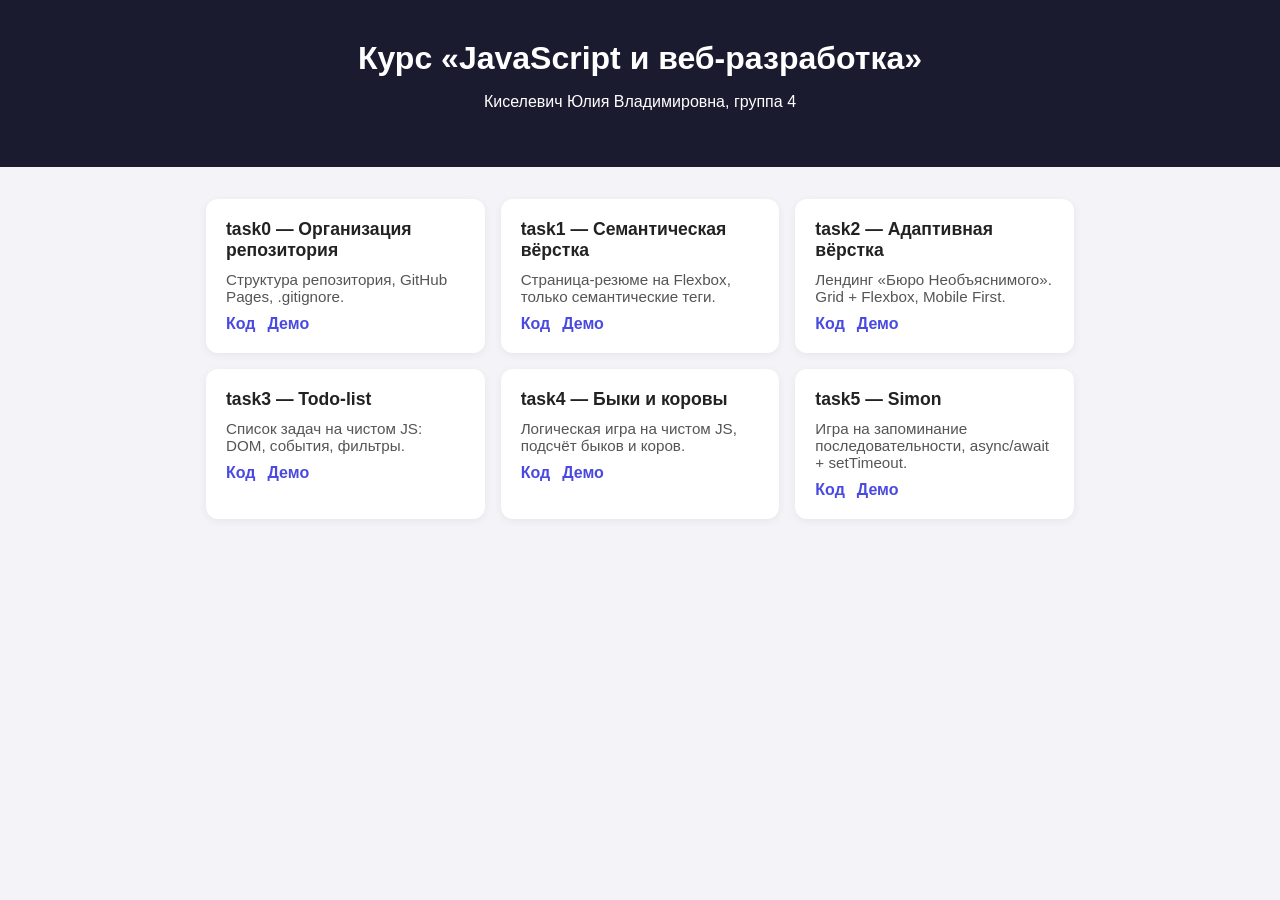
<file: index.html>
<!DOCTYPE html>
<html lang="ru">
<head>
  <meta charset="utf-8">
  <meta name="viewport" content="width=device-width, initial-scale=1">
  <title>Курс JS — Киселевич Юлия Владимировна</title>
  <link rel="stylesheet" href="style.css">
</head>
<body>

  <header class="page-header">
    <h1>Курс «JavaScript и веб-разработка»</h1>
    <p>Киселевич Юлия Владимировна, группа 4</p>
  </header>

  <main class="lab-grid">

    <article class="lab-card">
      <h2>task0 — Организация репозитория</h2>
      <p>Структура репозитория, GitHub Pages, .gitignore.</p>
      <div class="lab-links">
        <a href="https://github.com/kgeifllu/web-course-2026/tree/main/task0">Код</a>
        <a href="https://kgeifllu.github.io/web-course-2026/task0/">Демо</a>
      </div>
    </article>

    <article class="lab-card">
      <h2>task1 — Семантическая вёрстка</h2>
      <p>Страница-резюме на Flexbox, только семантические теги.</p>
      <div class="lab-links">
        <a href="https://github.com/kgeifllu/web-course-2026/tree/main/task1">Код</a>
        <a href="https://kgeifllu.github.io/web-course-2026/task1/">Демо</a>
      </div>
    </article>

    <article class="lab-card">
      <h2>task2 — Адаптивная вёрстка</h2>
      <p>Лендинг «Бюро Необъяснимого». Grid + Flexbox, Mobile First.</p>
      <div class="lab-links">
        <a href="https://github.com/kgeifllu/web-course-2026/tree/main/task2">Код</a>
        <a href="https://kgeifllu.github.io/web-course-2026/task2/">Демо</a>
      </div>
    </article>

    <article class="lab-card">
      <h2>task3 — Todo-list</h2>
      <p>Список задач на чистом JS: DOM, события, фильтры.</p>
      <div class="lab-links">
        <a href="https://github.com/kgeifllu/web-course-2026/tree/main/task3">Код</a>
        <a href="https://kgeifllu.github.io/web-course-2026/task3/">Демо</a>
      </div>
    </article>

    <article class="lab-card">
      <h2>task4 — Быки и коровы</h2>
      <p>Логическая игра на чистом JS, подсчёт быков и коров.</p>
      <div class="lab-links">
        <a href="https://github.com/kgeifllu/web-course-2026/tree/main/task4">Код</a>
        <a href="https://kgeifllu.github.io/web-course-2026/task4/">Демо</a>
      </div>
    </article>

    <article class="lab-card">
      <h2>task5 — Simon</h2>
      <p>Игра на запоминание последовательности, async/await + setTimeout.</p>
      <div class="lab-links">
        <a href="https://github.com/kgeifllu/web-course-2026/tree/main/task5">Код</a>
        <a href="https://kgeifllu.github.io/web-course-2026/task5/">Демо</a>
      </div>
    </article>

  </main>

</body>
</html>
</file>
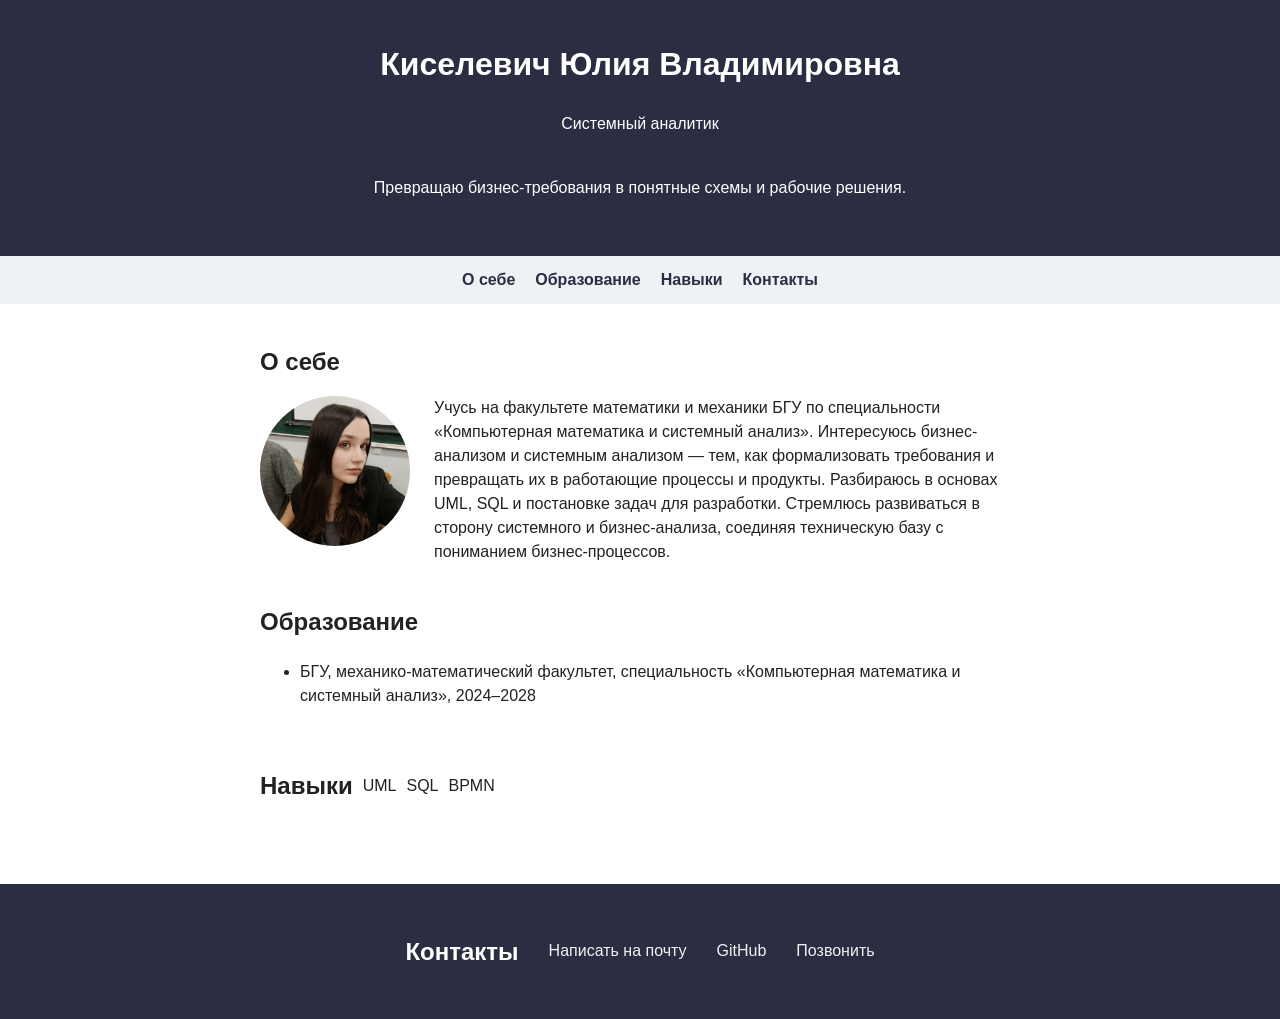
<file: task1/index.html>
<!DOCTYPE html>
<html lang="ru">
<head>
  <meta charset="utf-8">
  <meta name="viewport" content="width=device-width, initial-scale=1">
  <title>Резюме — Системный аналитик</title>
  <link rel="stylesheet" href="style.css">
</head>
<body>

  <header>
    <h1>Киселевич Юлия Владимировна</h1>
    <p>Системный аналитик</p>
    <p>Превращаю бизнес-требования в понятные схемы и рабочие решения.</p>
  </header>

  <nav>
    <a href="#about">О себе</a>
    <a href="#education">Образование</a>
    <a href="#skills">Навыки</a>
    <a href="#contacts">Контакты</a>
  </nav>

  <main>

    <section id="about">
      <h2>О себе</h2>
      <div class="about-content">
        <img src="photo_2026-09-14_15-35-48.jpg" alt="Фото Юлии">
        <p>Учусь на факультете математики и механики БГУ по специальности «Компьютерная математика и системный анализ». Интересуюсь бизнес-анализом и системным анализом — тем, как формализовать требования и превращать их в работающие процессы и продукты. Разбираюсь в основах UML, SQL и постановке задач для разработки. Стремлюсь развиваться в сторону системного и бизнес-анализа, соединяя техническую базу с пониманием бизнес-процессов.</p>
        </div>
    </section>

    <section id="education">
      <h2>Образование</h2>
      <ul>
        <li>БГУ, механико-математический факультет, специальность «Компьютерная математика и системный анализ», 2024–2028</li>
      </ul>
    </section>

    <section id="skills">
      <h2>Навыки</h2>
      <span class="skill">UML</span>
      <span class="skill">SQL</span>
      <span class="skill">BPMN</span>
    </section>

  </main>

  <footer id="contacts">
    <h2>Контакты</h2>
    <a href="mailto:akkforstudy11@gmail.com">Написать на почту</a>
    <a href="https://github.com/kgeifllu" target="_blank">GitHub</a>
    <a href="tel:+375292543561">Позвонить</a>
  </footer>

</body>
</html>
</file>
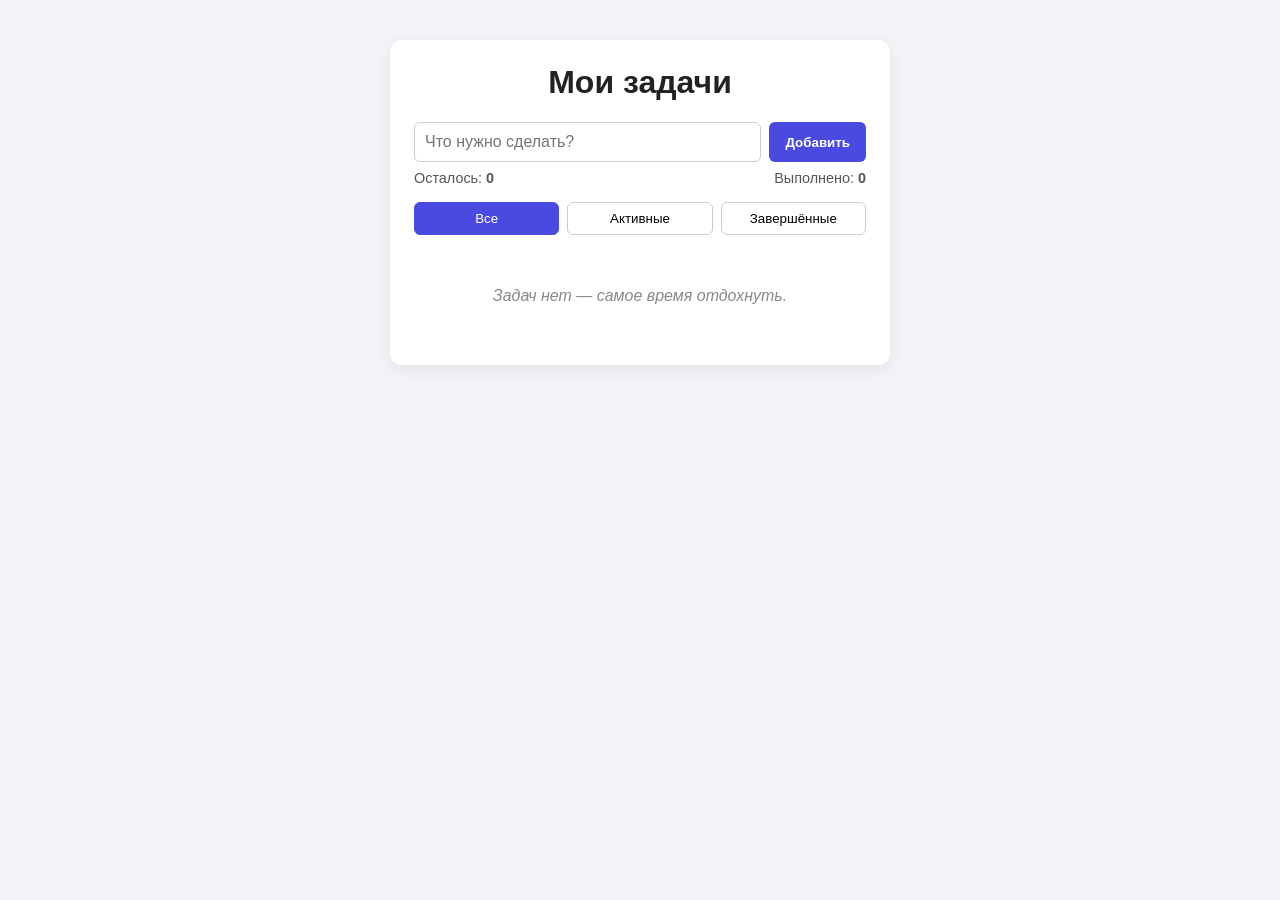
<file: task3/index.html>
<!DOCTYPE html>
<html lang="ru">
<head>
  <meta charset="utf-8">
  <meta name="viewport" content="width=device-width, initial-scale=1">
  <title>Todo-list</title>
  <link rel="stylesheet" href="style.css">
</head>
<body>

  <main class="app">
    <h1>Мои задачи</h1>

    <div class="input-row">
      <input type="text" id="task-input" placeholder="Что нужно сделать?">
      <button id="add-btn">Добавить</button>
    </div>

    <p id="empty-warning" class="warning hidden">Введи текст задачи, прежде чем добавлять.</p>

    <div class="counters">
      <span>Осталось: <strong id="count-active">0</strong></span>
      <span>Выполнено: <strong id="count-completed">0</strong></span>
    </div>

    <div class="filters">
      <button class="filter-btn active" data-filter="all">Все</button>
      <button class="filter-btn" data-filter="active">Активные</button>
      <button class="filter-btn" data-filter="completed">Завершённые</button>
    </div>

    <ul id="task-list"></ul>
  </main>

  <script src="script.js" defer></script>
</body>
</html>
</file>
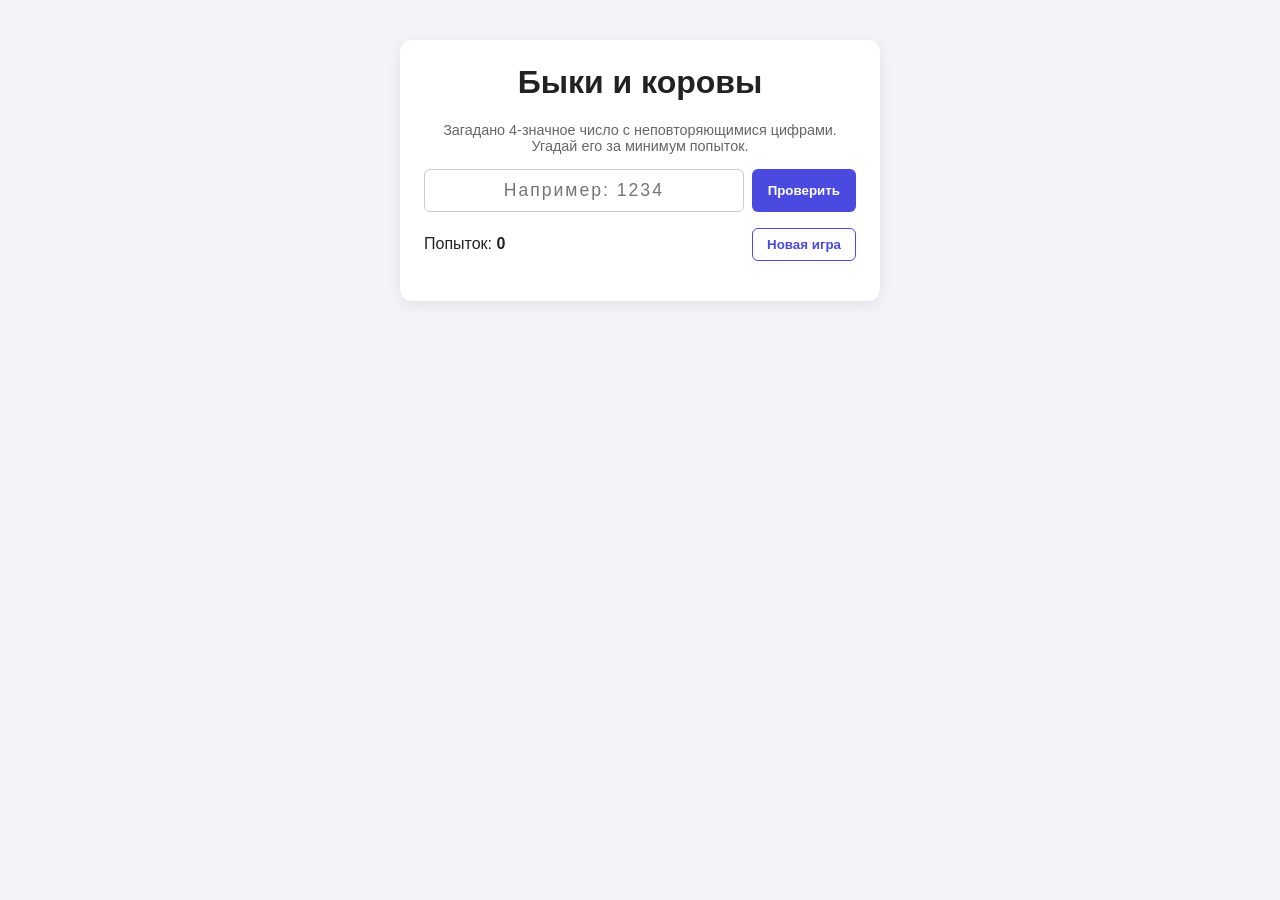
<file: task4/index.html>
<!DOCTYPE html>
<html lang="ru">
<head>
  <meta charset="utf-8">
  <meta name="viewport" content="width=device-width, initial-scale=1">
  <title>Быки и коровы</title>
  <link rel="stylesheet" href="style.css">
</head>
<body>

  <main class="app">
    <h1>Быки и коровы</h1>
    <p class="rules">Загадано 4-значное число с неповторяющимися цифрами. Угадай его за минимум попыток.</p>

    <div class="input-row">
      <input type="text" id="guess-input" placeholder="Например: 1234" maxlength="4">
      <button id="check-btn">Проверить</button>
    </div>

    <p id="error-msg" class="error hidden"></p>

    <p id="win-msg" class="win hidden"></p>

    <div class="stats">
      <span>Попыток: <strong id="attempts-count">0</strong></span>
      <button id="new-game-btn">Новая игра</button>
    </div>

    <ul id="history-list"></ul>
  </main>

  <script src="script.js" defer></script>
</body>
</html>
</file>
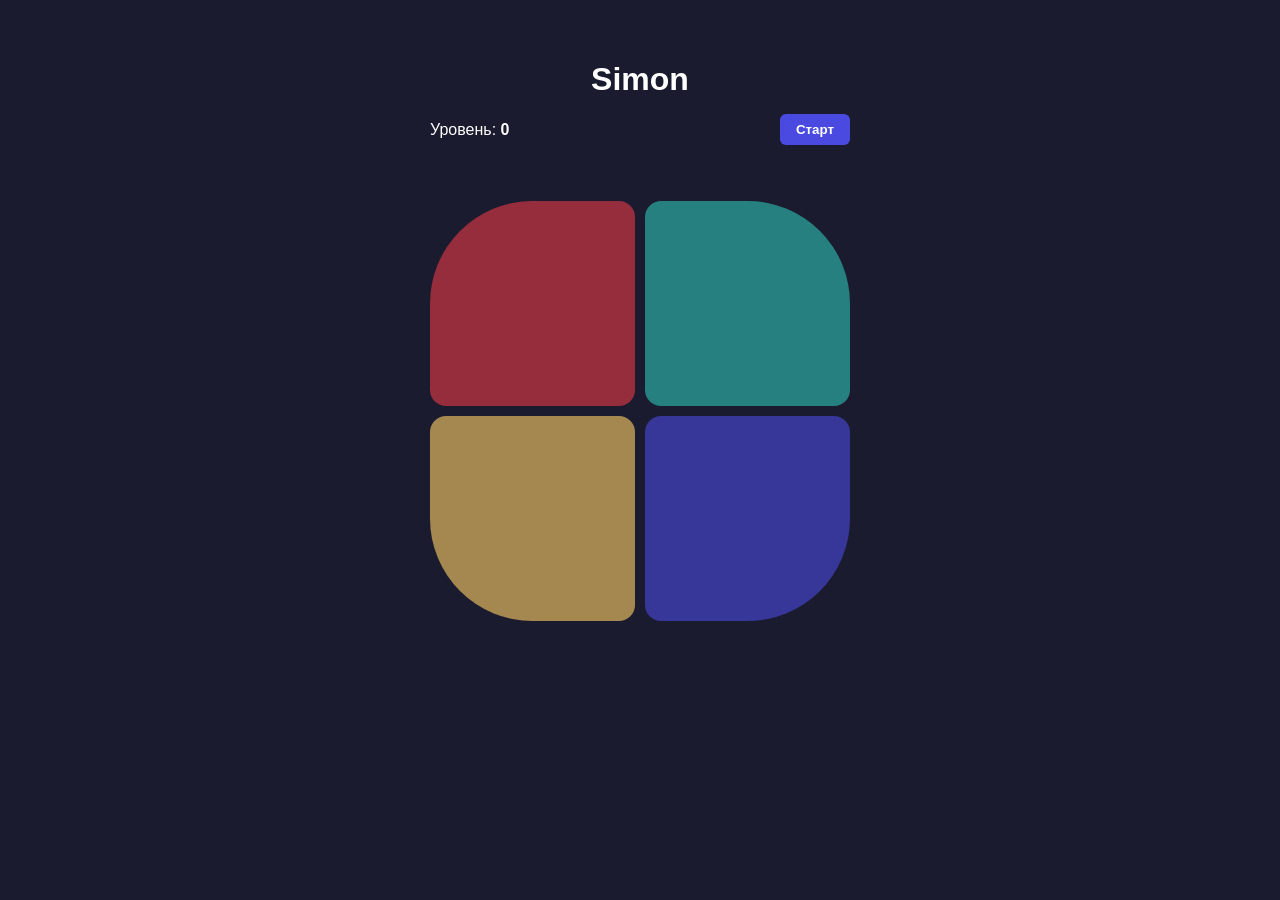
<file: task5/index.html>
<!DOCTYPE html>
<html lang="ru">
<head>
  <meta charset="utf-8">
  <meta name="viewport" content="width=device-width, initial-scale=1">
  <title>Simon</title>
  <link rel="stylesheet" href="style.css">
</head>
<body>

  <main class="app">
    <h1>Simon</h1>

    <div class="status">
      <span>Уровень: <strong id="level-count">0</strong></span>
      <button id="start-btn">Старт</button>
    </div>

    <p id="message" class="message"></p>

    <div class="board">
      <button class="pad" data-index="0" id="pad-0"></button>
      <button class="pad" data-index="1" id="pad-1"></button>
      <button class="pad" data-index="2" id="pad-2"></button>
      <button class="pad" data-index="3" id="pad-3"></button>
    </div>
  </main>

  <script src="script.js" defer></script>
</body>
</html>
</file>
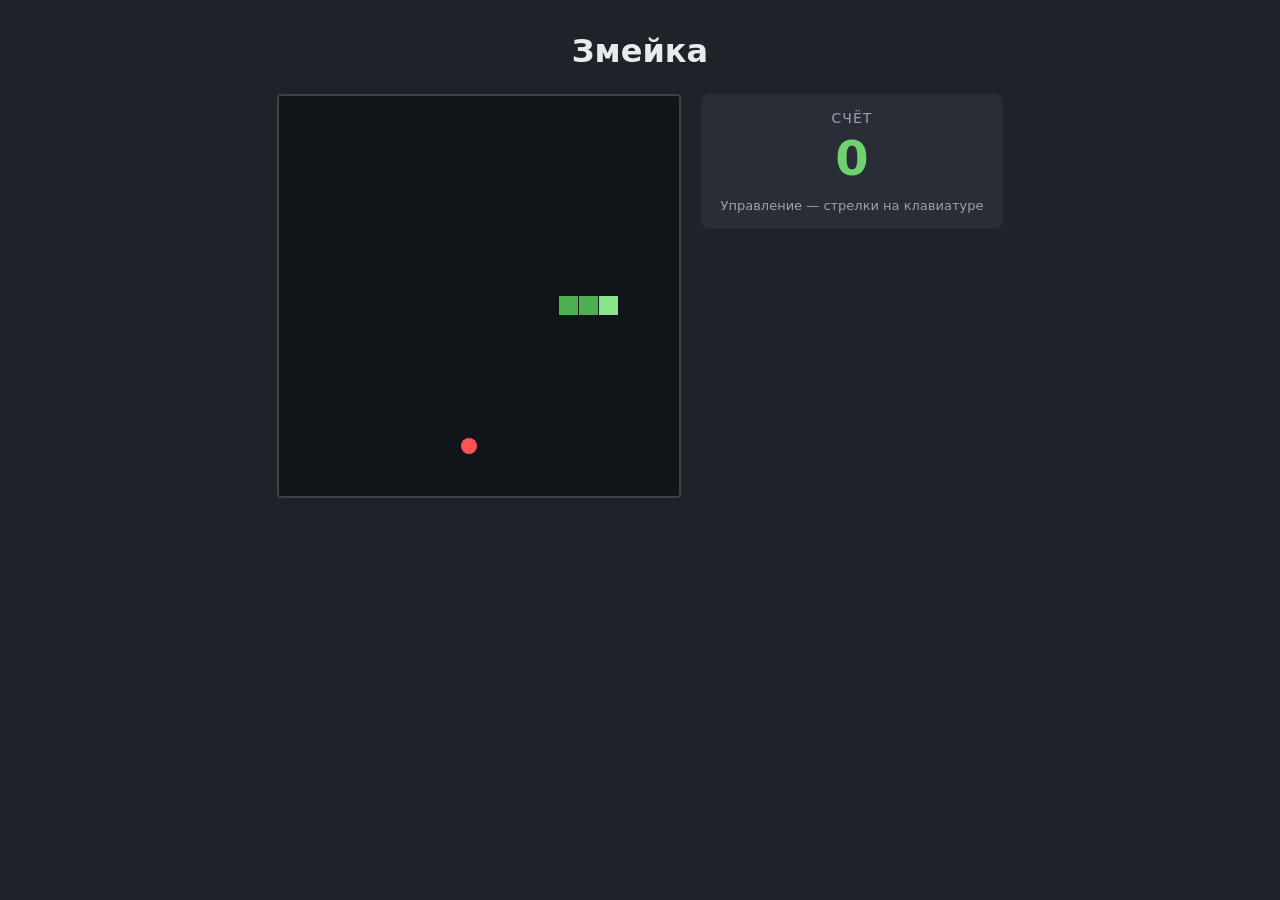
<file: task6/index.html>
<!DOCTYPE html>
<html lang="ru">
<head>
  <meta charset="utf-8">
  <meta name="viewport" content="width=device-width, initial-scale=1">
  <title>Змейка</title>
  <!-- Подключаем стили страницы -->
  <link rel="stylesheet" href="style.css">
  <!-- Скрипт с атрибутом defer: загружается параллельно и выполняется
       после того, как весь HTML разобран, поэтому элементы уже доступны -->
  <script src="script.js" defer></script>
</head>
<body>

  <main class="app">
    <h1>Змейка</h1>

    <!-- Обёртка: игровое поле и боковая панель со счётом стоят рядом -->
    <div class="game">

      <!-- Обёртка поля нужна, чтобы поверх canvas показать окно «Игра окончена» -->
      <div class="board">
        <!-- Игровое поле: 400×400 пикселей = 20×20 клеток по 20px -->
        <canvas id="game-canvas" width="400" height="400"></canvas>

        <!-- Окно конца игры. Атрибут hidden скрывает его, пока игра идёт -->
        <div id="game-over" class="game-over" hidden>
          <p class="game-over__title">Игра окончена</p>
          <p class="game-over__score">Ваш счёт: <strong id="final-score">0</strong></p>
          <button id="restart-btn" class="btn" type="button">Начать заново</button>
        </div>
      </div>

      <!-- Боковая панель: текущий счёт (обычный HTML-элемент, не рисуется на canvas) -->
      <aside class="panel">
        <p class="panel__label">Счёт</p>
        <p id="score" class="panel__score">0</p>
        <p class="panel__hint">Управление — стрелки на клавиатуре</p>
      </aside>

    </div>
  </main>

</body>
</html>
</file>
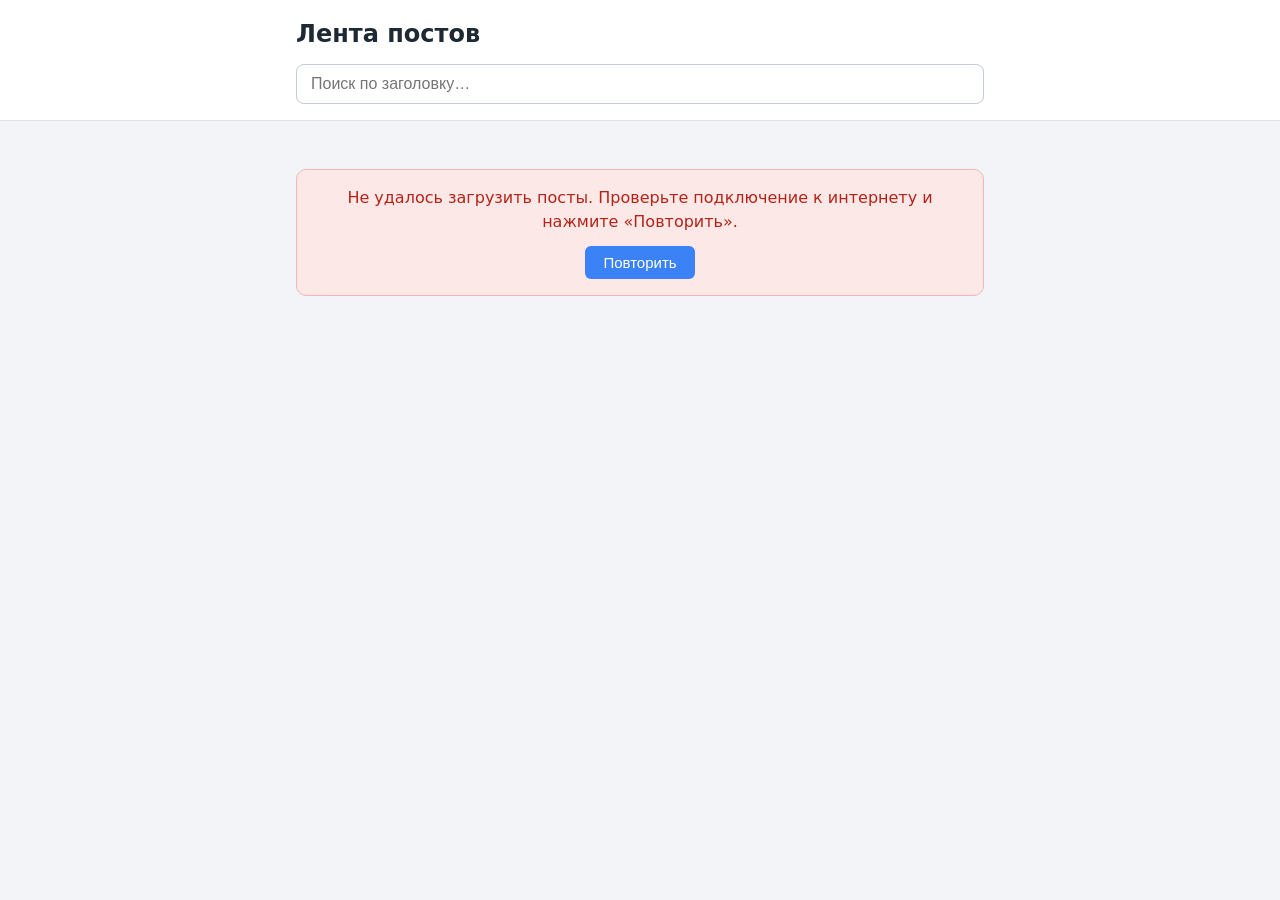
<file: task7/index.html>
<!DOCTYPE html>
<html lang="ru">
<head>
  <meta charset="utf-8">
  <meta name="viewport" content="width=device-width, initial-scale=1">
  <title>Лента постов</title>
  <!-- Подключаем стили -->
  <link rel="stylesheet" href="style.css">
  <!-- defer: скрипт выполнится после разбора всего HTML -->
  <script src="script.js" defer></script>
</head>
<body>

  <!-- Шапка «прилипает» к верху, чтобы поиск был виден при прокрутке -->
  <header class="header">
    <div class="container">
      <h1 class="header__title">Лента постов</h1>

      <!-- Поле поиска по заголовкам уже загруженных постов -->
      <label class="search">
        <span class="visually-hidden">Поиск по заголовку</span>
        <input id="search-input" class="search__input" type="search"
               placeholder="Поиск по заголовку…" autocomplete="off">
      </label>

      <!-- Сколько постов показано / загружено -->
      <p id="counter" class="counter"></p>
    </div>
  </header>

  <main class="container">

    <!-- Сюда JS отрисовывает карточки постов из массива -->
    <section id="posts" class="posts" aria-live="polite"></section>

    <!-- Сообщение «ничего не найдено» для поиска -->
    <p id="empty" class="message" hidden>По вашему запросу ничего не найдено</p>

    <!-- Блок ошибки: текст + кнопка повторной попытки -->
    <div id="error" class="error" role="alert" hidden>
      <p id="error-text" class="error__text"></p>
      <button id="retry-btn" class="btn" type="button">Повторить</button>
    </div>

    <!-- Индикатор загрузки -->
    <p id="loader" class="message loader" hidden>Загрузка…</p>

    <!-- Конец ленты -->
    <p id="end" class="message" hidden>Больше постов нет</p>

    <!-- «Сторож» (sentinel): пустой элемент в самом низу ленты.
         IntersectionObserver следит за ним: как только он появился
         на экране — пора грузить следующую порцию постов -->
    <div id="sentinel" class="sentinel"></div>

  </main>

</body>
</html>
</file>
<file: style.css>
* {
  box-sizing: border-box;
}

body {
  margin: 0;
  font-family: Arial, sans-serif;
  background: #f4f4f8;
  color: #222;
}

.page-header {
  text-align: center;
  padding: 40px 20px;
  background: #1b1b2f;
  color: #fff;
}

.page-header h1 {
  margin: 0 0 8px;
}

.lab-grid {
  display: grid;
  grid-template-columns: 1fr;
  gap: 16px;
  max-width: 900px;
  margin: 32px auto;
  padding: 0 16px;
}

.lab-card {
  background: #fff;
  border-radius: 12px;
  padding: 20px;
  box-shadow: 0 2px 8px rgba(0, 0, 0, 0.06);
  display: flex;
  flex-direction: column;
  gap: 10px;
}

.lab-card h2 {
  margin: 0;
  font-size: 1.1rem;
}

.lab-card p {
  margin: 0;
  color: #555;
  font-size: 0.95rem;
}

.lab-links {
  display: flex;
  gap: 12px;
}

.lab-links a {
  text-decoration: none;
  color: #4a4ae0;
  font-weight: bold;
}

.lab-links a:hover {
  text-decoration: underline;
}

@media (min-width: 768px) {
  .lab-grid {
    grid-template-columns: repeat(2, 1fr);
  }
}

@media (min-width: 1200px) {
  .lab-grid {
    grid-template-columns: repeat(3, 1fr);
  }
}
</file>
<file: task1/style.css>
/* Глобальный box-sizing — обязательное требование задания */
* {
  box-sizing: border-box;
}

body {
  margin: 0;
  font-family: Arial, sans-serif;
  color: #222;
  line-height: 1.5;
}

/* ШАПКА: flex-контейнер, элементы в колонку, по центру */
header {
  display: flex;
  flex-direction: column;
  align-items: center;
  gap: 8px;
  background-color: #2b2d42;
  color: #fff;
  padding: 40px 20px;
  text-align: center;
}

header h1 {
  margin: 0;
  font-size: 2rem;
}

/* НАВИГАЦИЯ: элементы в строку, с равномерным распределением и переносом на маленьких экранах */
nav {
  display: flex;
  flex-direction: row;
  justify-content: center;
  flex-wrap: wrap;
  gap: 20px;
  background-color: #edf2f4;
  padding: 12px;
}

nav a {
  text-decoration: none;
  color: #2b2d42;
  font-weight: bold;
  transition: color 0.2s;
}

nav a:hover {
  color: #ef233c;
}

/* Общий отступ для секций внутри main */
main {
  max-width: 800px;
  margin: 0 auto;
  padding: 20px;
}

section {
  margin-bottom: 40px;
}

/* Блок "О себе": заголовок сверху, фото и текст рядом внутри вложенного flex-блока */
#about h2 {
  margin-bottom: 16px;
}

.about-content {
  display: flex;
  flex-direction: row;
  align-items: flex-start;
  gap: 24px;
  flex-wrap: wrap;
}

.about-content img {
  border-radius: 50%;
  width: 150px;
  height: 150px;
  object-fit: cover;
  flex-shrink: 0;
}

.about-content p {
  flex: 1;
  min-width: 250px;
  margin: 0;
}

/* НАВЫКИ: добавлен align-items: center, чтобы текст был по центру плашки, а не сверху */
#skills {
  display: flex;
  flex-direction: row;
  flex-wrap: wrap;
  align-items: center;
  gap: 10px;
}
/* КОНТАКТЫ: ссылки в строку с ховер-эффектом */
footer {
  display: flex;
  flex-direction: row;
  justify-content: center;
  align-items: center;
  gap: 30px;
  flex-wrap: wrap;
  background-color: #2b2d42;
  color: #fff;
  padding: 30px 20px;
}

footer a {
  color: #edf2f4;
  text-decoration: none;
  border-bottom: 1px solid transparent;
  transition: border-color 0.2s, color 0.2s;
}

footer a:hover {
  color: #ef233c;
  border-bottom-color: #ef233c;
}
</file>
<file: task3/style.css>
* {
  box-sizing: border-box;
}

body {
  margin: 0;
  font-family: Arial, sans-serif;
  background: #f4f4f8;
  color: #222;
}

.app {
  max-width: 500px;
  margin: 40px auto;
  padding: 24px;
  background: #fff;
  border-radius: 12px;
  box-shadow: 0 4px 16px rgba(0, 0, 0, 0.08);
}

h1 {
  margin-top: 0;
  text-align: center;
}

.input-row {
  display: flex;
  gap: 8px;
  margin-bottom: 8px;
}

.input-row input {
  flex: 1;
  padding: 10px;
  border: 1px solid #ccc;
  border-radius: 6px;
  font-size: 1rem;
}

.input-row button {
  padding: 10px 16px;
  border: none;
  border-radius: 6px;
  background: #4a4ae0;
  color: #fff;
  cursor: pointer;
  font-weight: bold;
}

.input-row button:hover {
  background: #3838c0;
}

.warning {
  color: #d33;
  font-size: 0.85rem;
  margin: 4px 0 12px;
}

.warning.hidden {
  display: none;
}

.counters {
  display: flex;
  justify-content: space-between;
  font-size: 0.9rem;
  color: #555;
  margin-bottom: 16px;
}

.filters {
  display: flex;
  gap: 8px;
  margin-bottom: 16px;
}

.filter-btn {
  flex: 1;
  padding: 8px;
  border: 1px solid #ccc;
  border-radius: 6px;
  background: #fff;
  cursor: pointer;
}

.filter-btn.active {
  background: #4a4ae0;
  color: #fff;
  border-color: #4a4ae0;
}

#task-list {
  list-style: none;
  padding: 0;
  margin: 0;
  display: flex;
  flex-direction: column;
  gap: 8px;
}

.task-item {
  display: flex;
  align-items: center;
  gap: 10px;
  padding: 10px;
  border: 1px solid #eee;
  border-radius: 8px;
}

.task-item .task-text {
  flex: 1;
}

.task-item.completed .task-text {
  text-decoration: line-through;
  opacity: 0.6;
}

.task-item .delete-btn {
  border: none;
  background: #f0f0f0;
  color: #a00;
  border-radius: 6px;
  padding: 6px 10px;
  cursor: pointer;
}

.task-item .delete-btn:hover {
  background: #f0d0d0;
}

.empty-list {
  text-align: center;
  color: #888;
  font-style: italic;
  padding: 20px 0;
}

.task-item {
  animation: fadeIn 0.3s ease;
}

@keyframes fadeIn {
  from {
    opacity: 0;
    transform: translateY(-6px);
  }
  to {
    opacity: 1;
    transform: translateY(0);
  }
}

.filter-btn:hover:not(.active) {
  background: #ececff;
  border-color: #4a4ae0;
}
</file>
<file: task4/style.css>
* {
  box-sizing: border-box;
}

body {
  margin: 0;
  font-family: Arial, sans-serif;
  background: #f4f4f8;
  color: #222;
}

.app {
  max-width: 480px;
  margin: 40px auto;
  padding: 24px;
  background: #fff;
  border-radius: 12px;
  box-shadow: 0 4px 16px rgba(0, 0, 0, 0.08);
}

h1 {
  margin-top: 0;
  text-align: center;
}

.rules {
  text-align: center;
  color: #666;
  font-size: 0.9rem;
}

.input-row {
  display: flex;
  gap: 8px;
  margin-bottom: 8px;
}

.input-row input {
  flex: 1;
  padding: 10px;
  border: 1px solid #ccc;
  border-radius: 6px;
  font-size: 1.1rem;
  letter-spacing: 2px;
  text-align: center;
}

.input-row input:disabled {
  background: #eee;
  color: #999;
}

.input-row button {
  padding: 10px 16px;
  border: none;
  border-radius: 6px;
  background: #4a4ae0;
  color: #fff;
  cursor: pointer;
  font-weight: bold;
}

.input-row button:hover {
  background: #3838c0;
}

.input-row button:disabled {
  background: #aaa;
  cursor: not-allowed;
}

.error {
  color: #d33;
  font-size: 0.85rem;
  margin: 4px 0 12px;
}

.win {
  color: #2a8a2a;
  font-weight: bold;
  text-align: center;
  background: #e6f7e6;
  padding: 12px;
  border-radius: 8px;
  margin: 12px 0;
}

.hidden {
  display: none;
}

.stats {
  display: flex;
  justify-content: space-between;
  align-items: center;
  margin: 16px 0;
}

.stats button {
  padding: 8px 14px;
  border: 1px solid #4a4ae0;
  border-radius: 6px;
  background: #fff;
  color: #4a4ae0;
  cursor: pointer;
  font-weight: bold;
}

.stats button:hover {
  background: #ececff;
}

#history-list {
  list-style: none;
  padding: 0;
  margin: 0;
  display: flex;
  flex-direction: column;
  gap: 6px;
  max-height: 300px;
  overflow-y: auto;
}

.history-item {
  display: flex;
  justify-content: space-between;
  padding: 8px 12px;
  background: #f8f8fc;
  border-radius: 6px;
  font-size: 0.95rem;
}

html, body {
  overflow-x: hidden;
}

.app {
  width: 100%;
}

.input-row {
  flex-wrap: wrap;
}
.history-item .guess {
  font-weight: bold;
  letter-spacing: 2px;
}
</file>
<file: task5/style.css>
* {
  box-sizing: border-box;
}

body {
  margin: 0;
  font-family: Arial, sans-serif;
  background: #1b1b2f;
  color: #fff;
  display: flex;
  justify-content: center;
}

.app {
  max-width: 420px;
  width: 100%;
  margin: 40px 16px;
  text-align: center;
}

h1 {
  margin-bottom: 16px;
}

.status {
  display: flex;
  justify-content: space-between;
  align-items: center;
  margin-bottom: 12px;
}

.status button {
  padding: 8px 16px;
  border: none;
  border-radius: 6px;
  background: #4a4ae0;
  color: #fff;
  font-weight: bold;
  cursor: pointer;
}

.status button:hover {
  background: #3838c0;
}

.status button:disabled {
  background: #666;
  cursor: not-allowed;
}

.message {
  min-height: 24px;
  font-weight: bold;
  color: #ffd166;
  margin-bottom: 16px;
}

.board {
  display: grid;
  grid-template-columns: 1fr 1fr;
  grid-template-rows: 1fr 1fr;
  gap: 10px;
  aspect-ratio: 1 / 1;
}

.pad {
  border: none;
  border-radius: 16px;
  cursor: pointer;
  opacity: 0.6;
  transition: opacity 0.15s, transform 0.15s;
}

.pad:hover {
  opacity: 0.8;
}

.pad.active {
  opacity: 1;
  transform: scale(0.96);
}

.pad:disabled {
  cursor: not-allowed;
}

#pad-0 {
  background: #e63946;
  border-top-left-radius: 50%;
}

#pad-1 {
  background: #2ec4b6;
  border-top-right-radius: 50%;
}

#pad-2 {
  background: #ffd166;
  border-bottom-left-radius: 50%;
}

#pad-3 {
  background: #4a4ae0;
  border-bottom-right-radius: 50%;
}
</file>
<file: task6/style.css>
/* ===== Общие настройки страницы ===== */

/* box-sizing: border-box — ширина элемента включает padding и border */
* {
  box-sizing: border-box;
}

/* Тёмный фон, шрифт и центрирование содержимого по горизонтали */
body {
  margin: 0;
  min-height: 100vh;
  font-family: system-ui, -apple-system, "Segoe UI", Roboto, Arial, sans-serif;
  background: #1e2229;
  color: #e8eaed;
  display: flex;
  justify-content: center;
  padding: 32px 16px;
}

/* Заголовок по центру */
h1 {
  margin: 0 0 24px;
  text-align: center;
}

/* ===== Раскладка: поле + панель счёта ===== */

/* Flex-контейнер ставит поле и панель рядом; flex-wrap переносит
   панель под поле на узких экранах */
.game {
  display: flex;
  flex-wrap: wrap;
  gap: 24px;
  justify-content: center;
  align-items: flex-start;
}

/* position: relative — чтобы окно конца игры позиционировалось относительно поля */
.board {
  position: relative;
  width: 400px;
  height: 400px;
}

/* Само поле: display: block убирает лишний отступ снизу у inline-элемента */
#game-canvas {
  display: block;
  background: #11151a;
  border: 2px solid #3a414c;
  border-radius: 4px;
}

/* ===== Панель со счётом ===== */
.panel {
  min-width: 160px;
  padding: 16px 20px;
  background: #282d36;
  border-radius: 8px;
  text-align: center;
}

.panel__label {
  margin: 0;
  font-size: 14px;
  text-transform: uppercase;
  letter-spacing: 1px;
  color: #9aa3ad;
}

/* Крупная цифра счёта */
.panel__score {
  margin: 4px 0 12px;
  font-size: 48px;
  font-weight: 700;
  color: #6fd16f;
}

.panel__hint {
  margin: 0;
  font-size: 13px;
  color: #9aa3ad;
}

/* ===== Окно «Игра окончена» ===== */

/* Затемняющий слой поверх поля (inset: 0 — растянуть на всю обёртку) */
.game-over {
  position: absolute;
  inset: 0;
  display: flex;
  flex-direction: column;
  align-items: center;
  justify-content: center;
  gap: 8px;
  background: rgba(0, 0, 0, 0.75);
  border-radius: 4px;
}

/* Атрибут hidden должен побеждать display: flex из правила выше */
.game-over[hidden] {
  display: none;
}

.game-over__title {
  margin: 0;
  font-size: 32px;
  font-weight: 700;
  color: #ff6b6b;
}

.game-over__score {
  margin: 0 0 8px;
  font-size: 18px;
}

/* ===== Кнопка ===== */
.btn {
  padding: 10px 20px;
  font-size: 16px;
  font-weight: 600;
  color: #11151a;
  background: #6fd16f;
  border: none;
  border-radius: 6px;
  cursor: pointer;
}

.btn:hover {
  background: #8be38b;
}
</file>
<file: task7/style.css>
/* ===== Общие настройки ===== */

* {
  box-sizing: border-box;
}

body {
  margin: 0;
  font-family: system-ui, -apple-system, "Segoe UI", Roboto, Arial, sans-serif;
  background: #f2f4f7;
  color: #1f2933;
  line-height: 1.5;
}

/* Контейнер ограничивает ширину ленты и центрирует её */
.container {
  max-width: 720px;
  margin: 0 auto;
  padding: 0 16px;
}

/* Скрытый визуально, но доступный для скринридеров текст (подпись к полю поиска) */
.visually-hidden {
  position: absolute;
  width: 1px;
  height: 1px;
  overflow: hidden;
  clip: rect(0 0 0 0);
  white-space: nowrap;
}

/* Атрибут hidden всегда скрывает элемент, даже если у класса задан display */
[hidden] {
  display: none !important;
}

/* ===== Шапка с поиском ===== */

/* position: sticky — шапка остаётся вверху при прокрутке ленты */
.header {
  position: sticky;
  top: 0;
  z-index: 10;
  background: #ffffff;
  border-bottom: 1px solid #dde2e8;
  padding: 16px 0 8px;
}

.header__title {
  margin: 0 0 12px;
  font-size: 24px;
}

.search__input {
  width: 100%;
  padding: 10px 14px;
  font-size: 16px;
  border: 1px solid #c5ccd5;
  border-radius: 8px;
  outline: none;
}

/* Подсветка поля при фокусе */
.search__input:focus {
  border-color: #3b82f6;
  box-shadow: 0 0 0 3px rgba(59, 130, 246, 0.2);
}

.counter {
  margin: 8px 0 0;
  font-size: 13px;
  color: #6b7785;
}

/* ===== Лента и карточки ===== */

/* Карточки идут столбиком с промежутком 16px */
.posts {
  display: flex;
  flex-direction: column;
  gap: 16px;
  padding: 24px 0 8px;
}

.post {
  background: #ffffff;
  border-radius: 10px;
  padding: 16px 20px;
  box-shadow: 0 1px 3px rgba(0, 0, 0, 0.08);
}

/* Строка с номером поста и автором */
.post__meta {
  display: flex;
  justify-content: space-between;
  margin: 0 0 6px;
  font-size: 13px;
  color: #6b7785;
}

.post__title {
  margin: 0 0 8px;
  font-size: 18px;
}

/* Первая буква заголовка заглавная (в API все заголовки с маленькой) */
.post__title::first-letter {
  text-transform: uppercase;
}

.post__body {
  margin: 0;
  color: #3e4c59;
  /* В текстах API есть переносы строк \n — сохраняем их */
  white-space: pre-line;
}

/* ===== Служебные сообщения ===== */

.message {
  margin: 16px 0;
  text-align: center;
  color: #6b7785;
}

/* Индикатор загрузки — с анимированной пульсацией */
.loader {
  font-weight: 600;
  color: #3b82f6;
  animation: pulse 1s ease-in-out infinite;
}

@keyframes pulse {
  50% {
    opacity: 0.4;
  }
}

/* Блок ошибки — красноватый фон */
.error {
  margin: 16px 0;
  padding: 16px;
  text-align: center;
  background: #fde8e8;
  border: 1px solid #f5b5b5;
  border-radius: 10px;
}

.error__text {
  margin: 0 0 12px;
  color: #b42318;
}

.btn {
  padding: 8px 18px;
  font-size: 15px;
  color: #ffffff;
  background: #3b82f6;
  border: none;
  border-radius: 6px;
  cursor: pointer;
}

.btn:hover {
  background: #2563eb;
}

/* Сторож невидим, но имеет высоту, чтобы IntersectionObserver его «видел» */
.sentinel {
  height: 1px;
}
</file>
